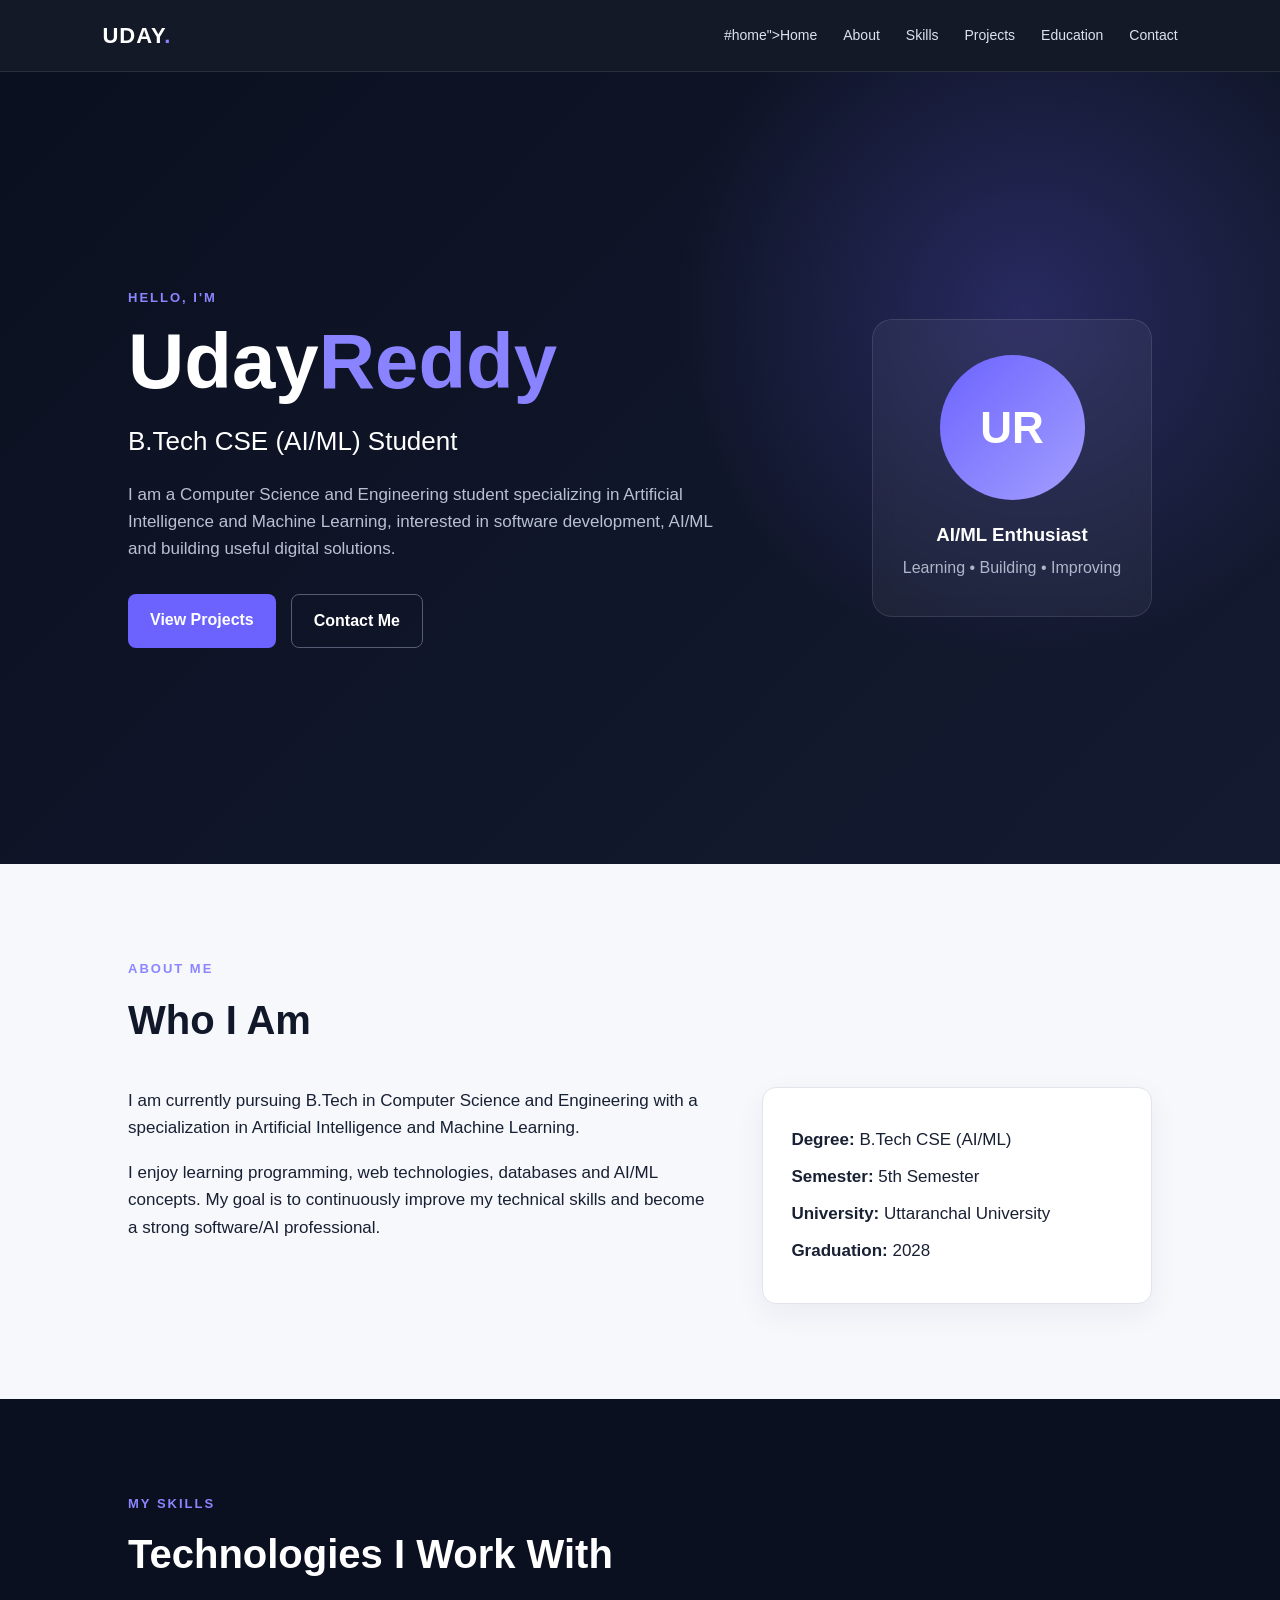
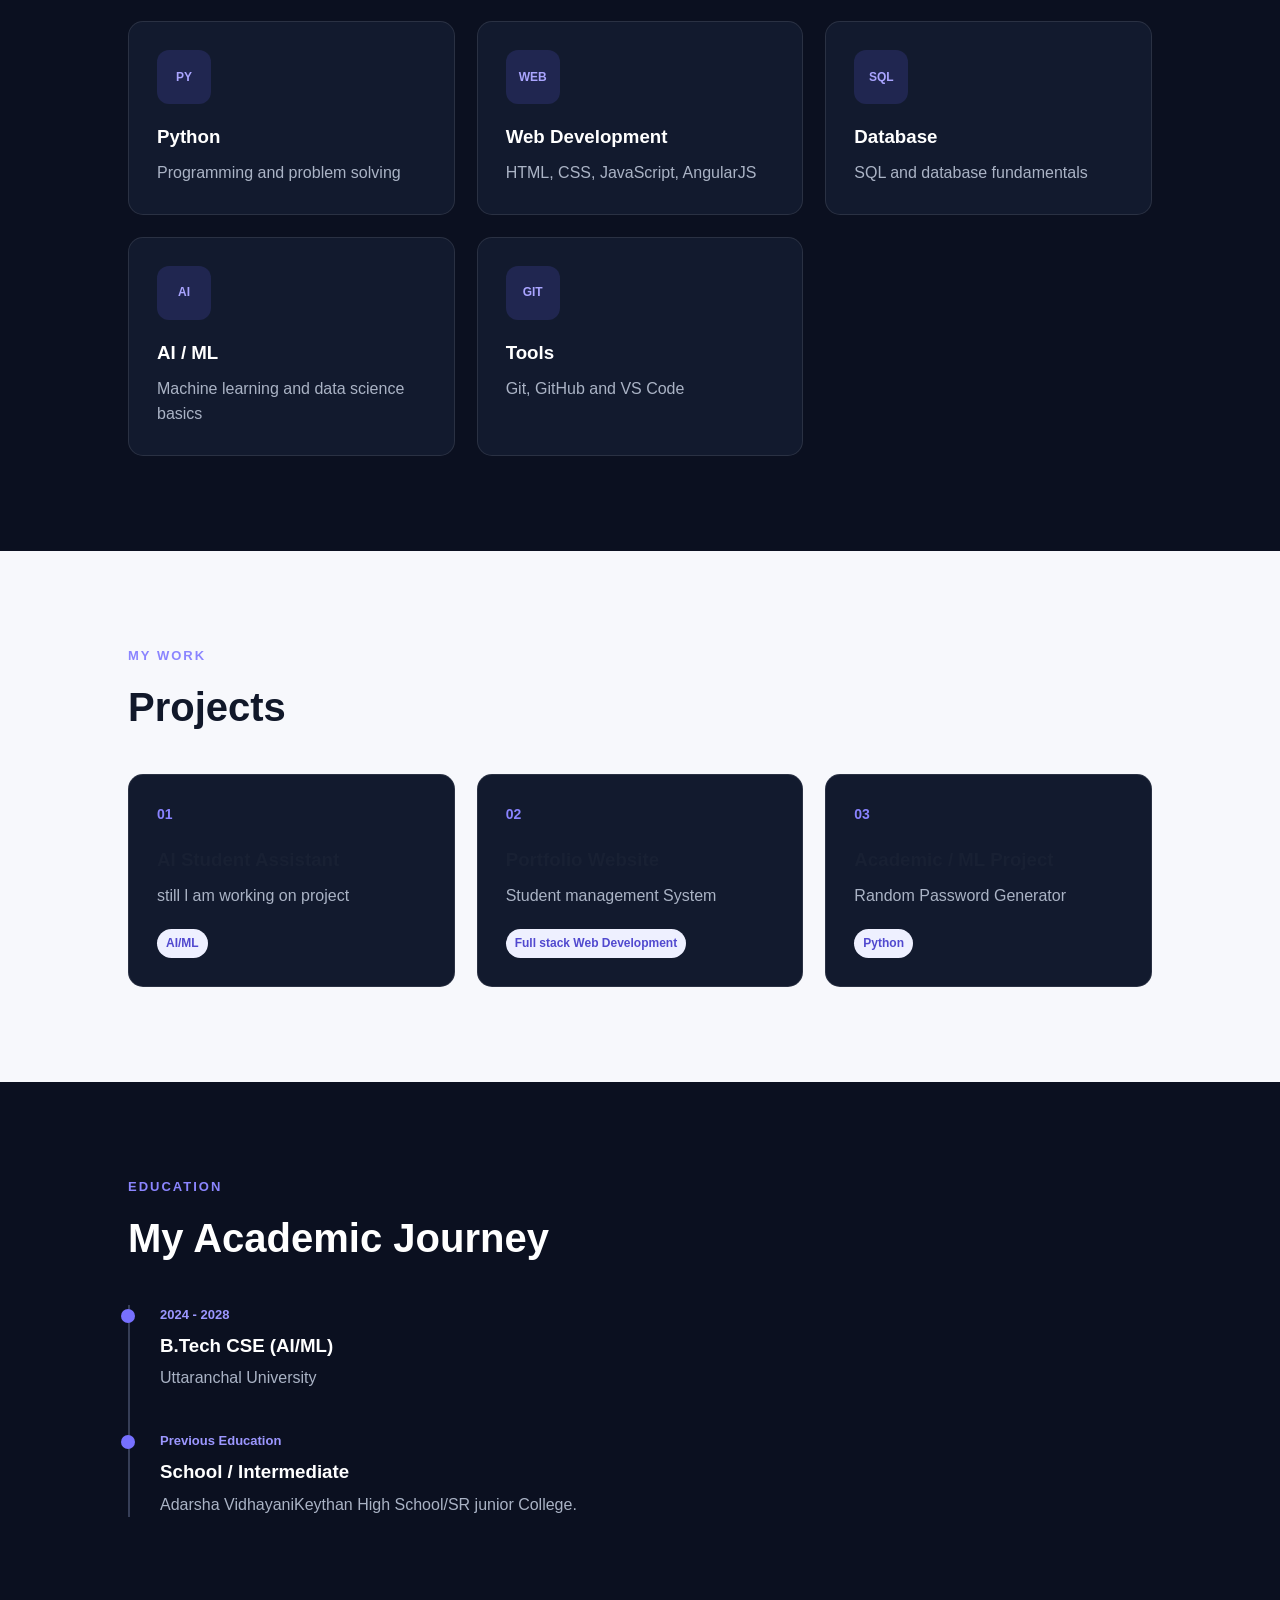
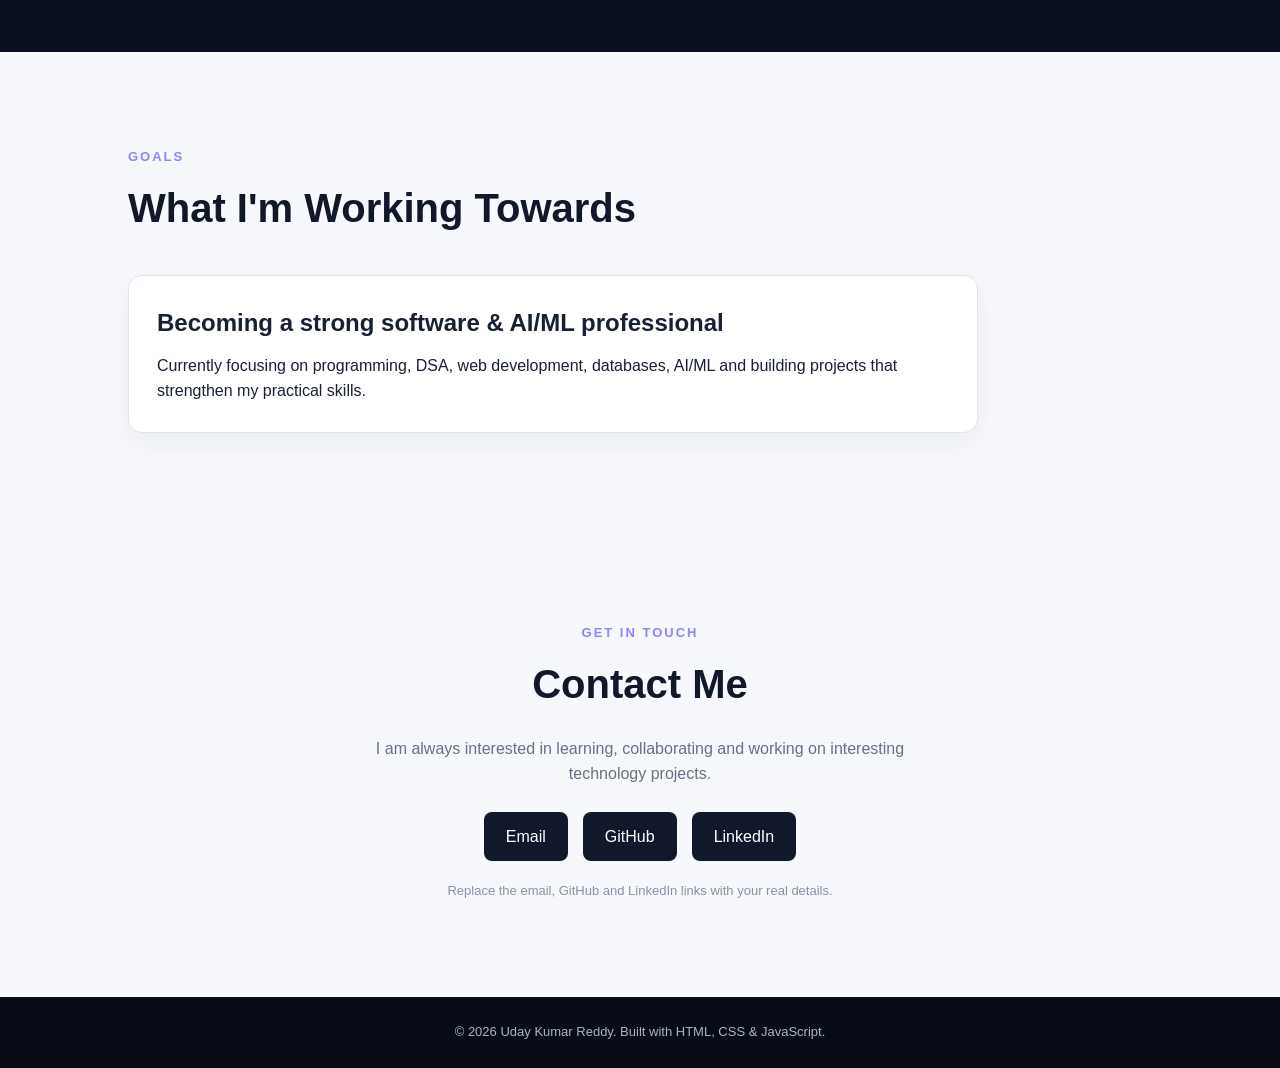
<file: index.html>
<link rel="stylesheet" href="style.css">
</head>
<body>

  <header class="navbar">
    <div class="logo">UDAY<span>.</span></div>
    <nav>
      <a href="<!DOCTYPE html>
<html lang="en">
<head>
  <meta charset="UTF-8">
  <meta name="viewport" content="width=device-width, initial-scale=1.0">
  <title>Uday | CSE AI/ML Portfolio</title>
#home">Home</a>
      <a href="#about">About</a>
      <a href="#skills">Skills</a>
      <a href="#projects">Projects</a>
      <a href="#education">Education</a>
      <a href="#contact">Contact</a>
    </nav>
    <button class="menu-btn" onclick="toggleMenu()">☰</button>
  </header>

  <main>
    <section id="home" class="hero">
      <div class="hero-text">
        <p class="small-title">HELLO, I'M</p>
        <h1>Uday<span>Reddy</span></h1>
        <h2>B.Tech CSE (AI/ML) Student</h2>
        <p class="intro">
          I am a Computer Science and Engineering student specializing in
          Artificial Intelligence and Machine Learning, interested in
          software development, AI/ML and building useful digital solutions.
        </p>
        <div class="buttons">
          <a href="#projects" class="btn primary">View Projects</a>
          <a href="#contact" class="btn secondary">Contact Me</a>
        </div>
      </div>

      <div class="profile-card">
        <div class="profile-circle">UR</div>
        <h3>AI/ML Enthusiast</h3>
        <p>Learning • Building • Improving</p>
      </div>
    </section>

    <section id="about" class="section">
      <p class="section-label">ABOUT ME</p>
      <h2>Who I Am</h2>
      <div class="about-grid">
        <div>
          <p>
            I am currently pursuing B.Tech in Computer Science and Engineering
            with a specialization in Artificial Intelligence and Machine Learning.
          </p>
          <p>
            I enjoy learning programming, web technologies, databases and
            AI/ML concepts. My goal is to continuously improve my technical
            skills and become a strong software/AI professional.
          </p>
        </div>
        <div class="info-box">
          <p><strong>Degree:</strong> B.Tech CSE (AI/ML)</p>
          <p><strong>Semester:</strong> 5th Semester</p>
          <p><strong>University:</strong> Uttaranchal University</p>
          <p><strong>Graduation:</strong> 2028</p>
        </div>
      </div>
    </section>

    <section id="skills" class="section dark-section">
      <p class="section-label">MY SKILLS</p>
      <h2>Technologies I Work With</h2>

      <div class="skills-grid">
        <div class="skill-card">
          <div class="skill-icon">PY</div>
          <h3>Python</h3>
          <p>Programming and problem solving</p>
        </div>
        <div class="skill-card">
          <div class="skill-icon">WEB</div>
          <h3>Web Development</h3>
          <p>HTML, CSS, JavaScript, AngularJS</p>
        </div>
        <div class="skill-card">
          <div class="skill-icon">SQL</div>
          <h3>Database</h3>
          <p>SQL and database fundamentals</p>
        </div>
        <div class="skill-card">
          <div class="skill-icon">AI</div>
          <h3>AI / ML</h3>
          <p>Machine learning and data science basics</p>
        </div>
        <div class="skill-card">
          <div class="skill-icon">GIT</div>
          <h3>Tools</h3>
          <p>Git, GitHub and VS Code</p>
        </div>
      </div>
    </section>

    <section id="projects" class="section">
      <p class="section-label">MY WORK</p>
      <h2>Projects</h2>

      <div class="projects-grid">
        <article class="project-card">
          <div class="project-number">01</div>
          <h3>AI Student Assistant</h3>
          <p>
           still l am working on project
          </p>
          <div class="tags">
            <span>AI/ML
          </div>
        </article>

        <article class="project-card">
          <div class="project-number">02</div>
          <h3>Portfolio Website</h3>
          <p>
            Student management System
          </p>
          <div class="tags">
            <span>Full stack Web Development</span>
          </div>
        </article>

        <article class="project-card">
          <div class="project-number">03</div>
          <h3>Academic / ML Project</h3>
          <p>
            Random Password Generator
          </p>
          <div class="tags">
            <span>Python</span>
          </div>
        </article>
      </div>
    </section>

    <section id="education" class="section dark-section">
      <p class="section-label">EDUCATION</p>
      <h2>My Academic Journey</h2>

      <div class="timeline">
        <div class="timeline-item">
          <div class="dot"></div>
          <div>
            <span>2024 - 2028</span>
            <h3>B.Tech CSE (AI/ML)</h3>
            <p>Uttaranchal University</p>
          </div>
        </div>

        <div class="timeline-item">
          <div class="dot"></div>
          <div>
            <span>Previous Education</span>
            <h3>School / Intermediate</h3>
            <p>Adarsha VidhayaniKeythan High School/SR junior College.</p>
          </div>
        </div>
      </div>
    </section>

    <section class="section">
      <p class="section-label">GOALS</p>
      <h2>What I'm Working Towards</h2>
      <div class="goal-box">
        <h3>Becoming a strong software & AI/ML professional</h3>
        <p>
          Currently focusing on programming, DSA, web development, databases,
          AI/ML and building projects that strengthen my practical skills.
        </p>
      </div>
    </section>

    <section id="contact" class="section contact-section">
      <p class="section-label">GET IN TOUCH</p>
      <h2>Contact Me</h2>
      <p class="contact-text">
        I am always interested in learning, collaborating and working on
        interesting technology projects.
      </p>

      <div class="contact-links">
        <a href="putluruudaykumarreddy123@gmail.com">Email</a>
        <a href="https://github.com/putluruudaykumarreddy123-coder/letsfine" target="_blank">GitHub</a>
        <a href="https://www.linkedin.com/in/udaykumar-uday-9804b736a?utm_source=share_via&utm_content=profile&utm_medium=member_android" target="_blank">LinkedIn</a>
      </div>
      <p class="edit-note">Replace the email, GitHub and LinkedIn links with your real details.</p>
    </section>
  </main>

  <footer>
    <p>© 2026 Uday Kumar Reddy. Built with HTML, CSS & JavaScript.</p>
  </footer>

  <script src="script.js"></script>
</body>
</html>
</file>
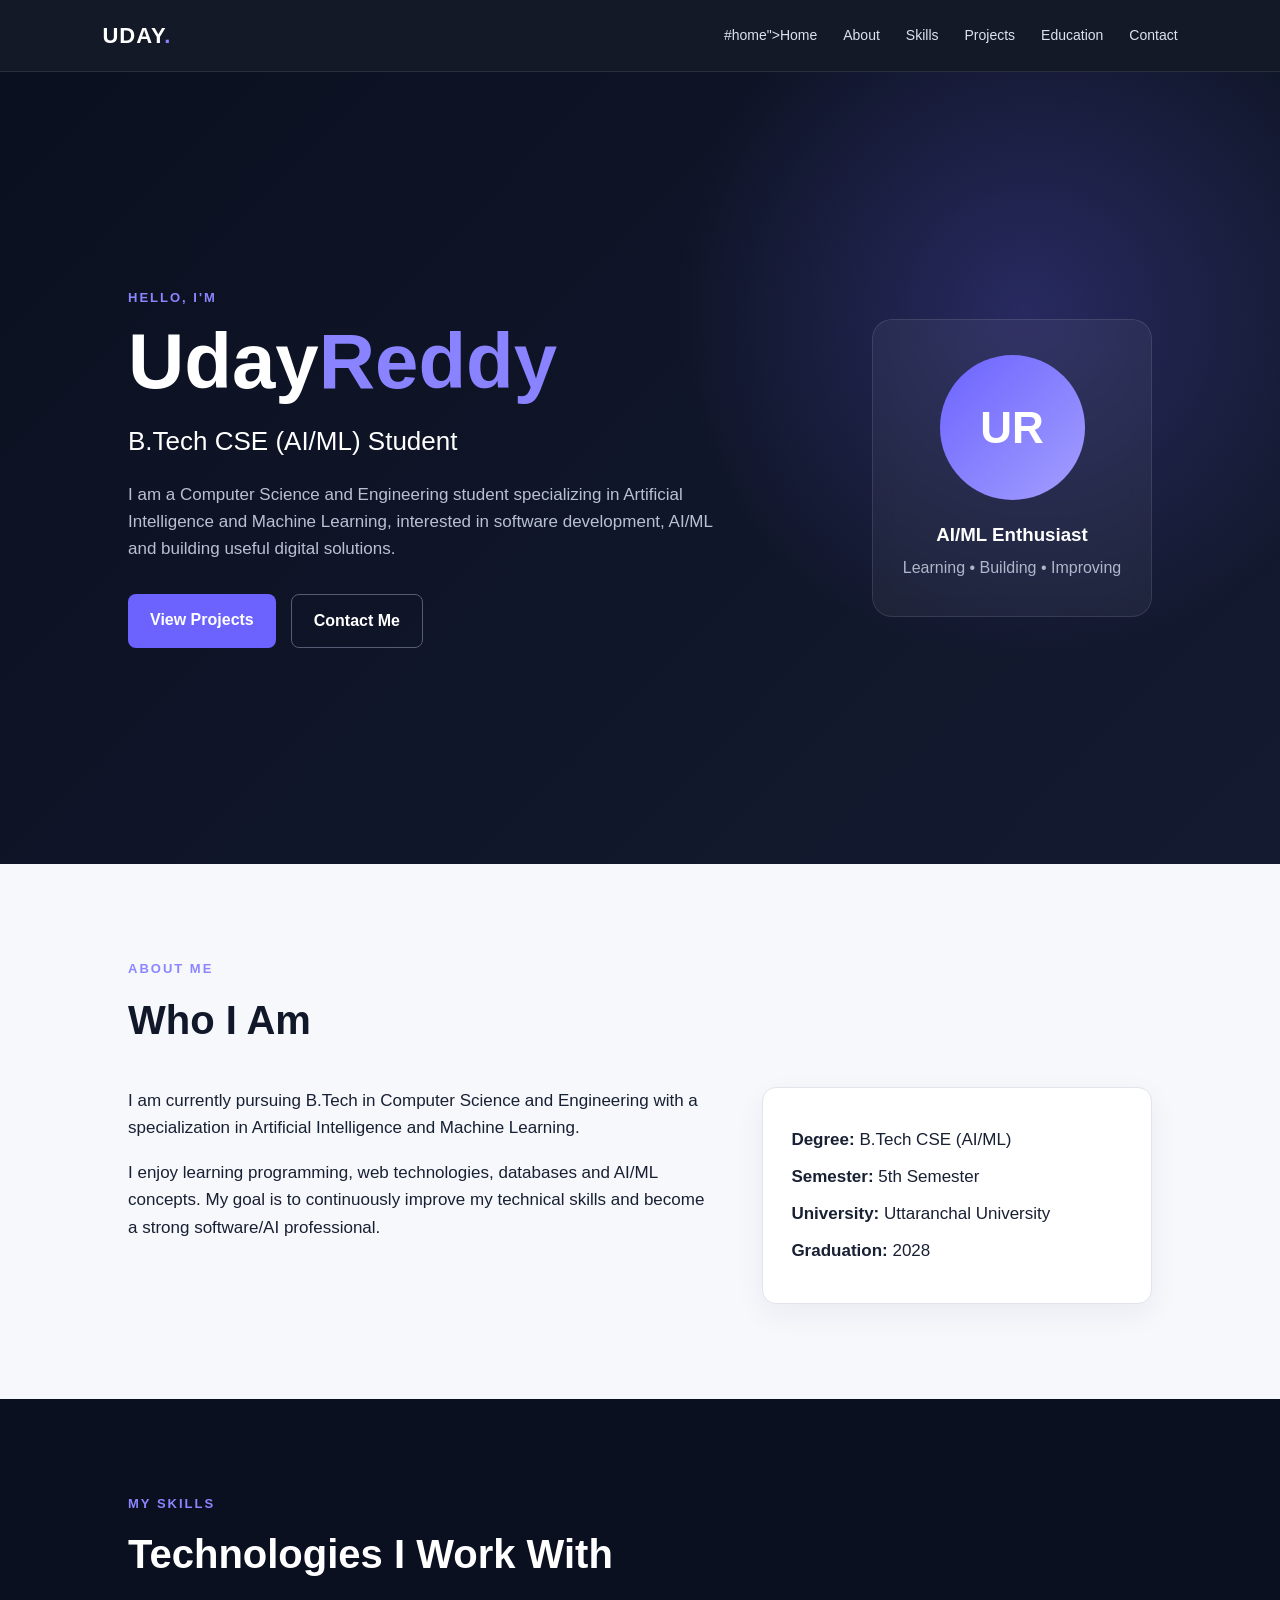
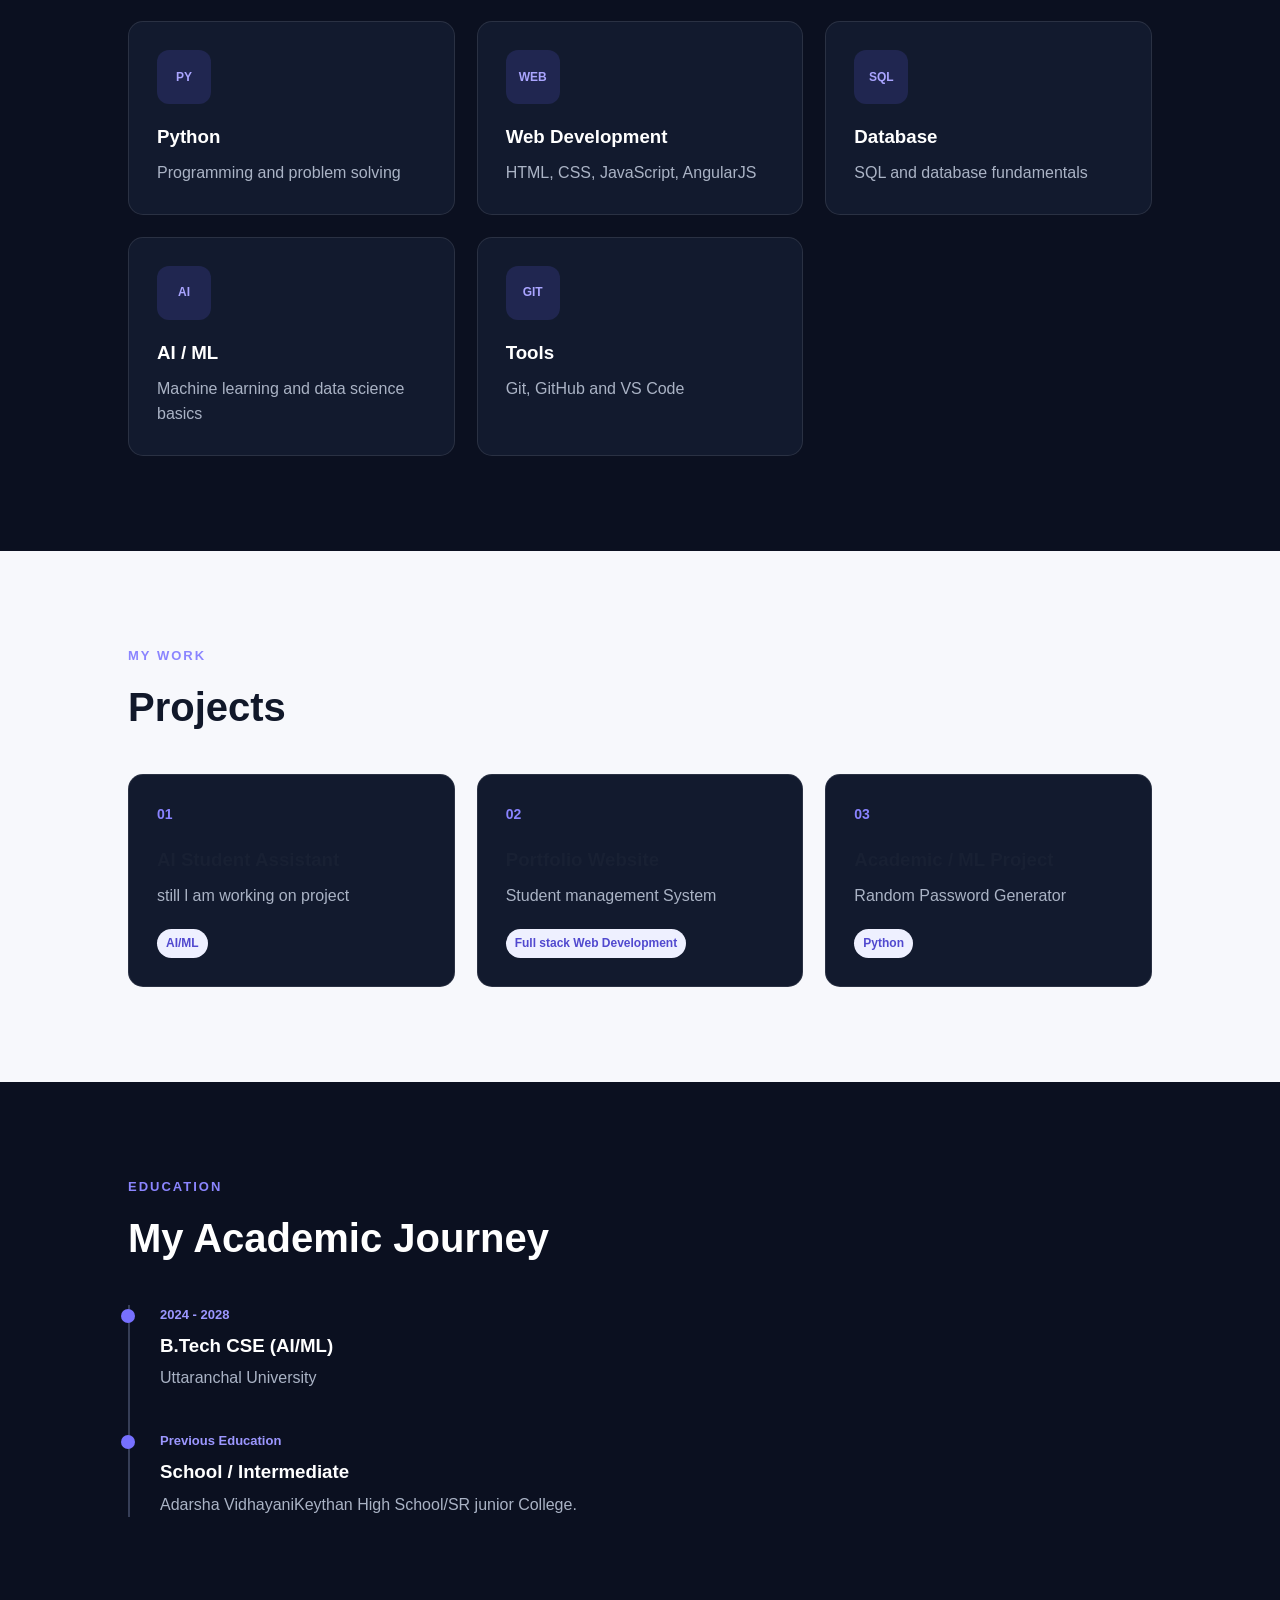
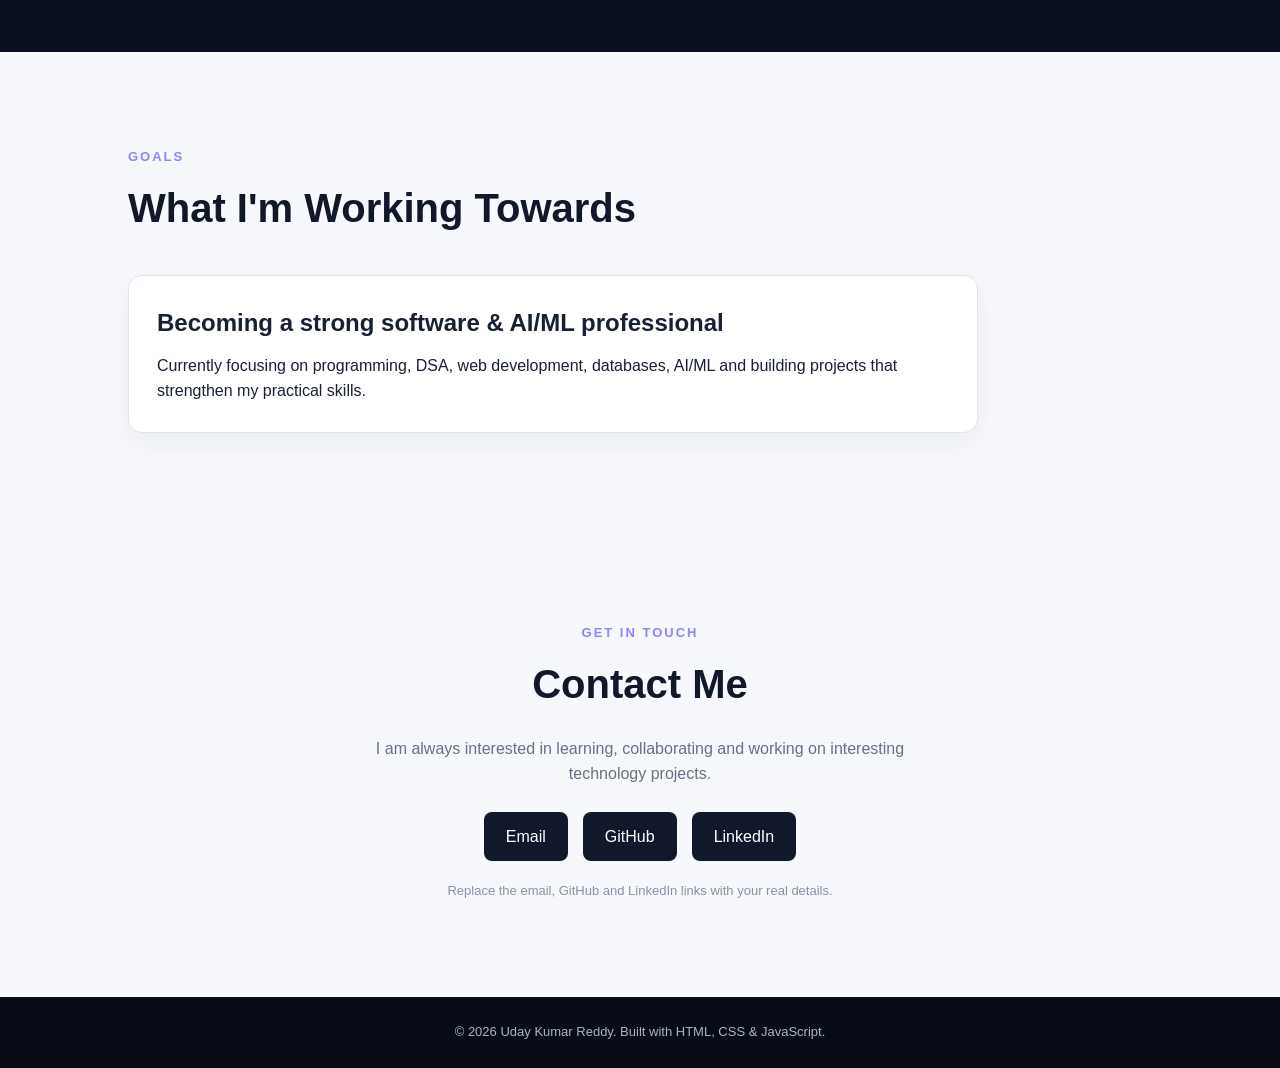
<file: portfolio.html>
<link rel="stylesheet" href="style.css">
</head>
<body>

  <header class="navbar">
    <div class="logo">UDAY<span>.</span></div>
    <nav>
      <a href="<!DOCTYPE html>
<html lang="en">
<head>
  <meta charset="UTF-8">
  <meta name="viewport" content="width=device-width, initial-scale=1.0">
  <title>Uday | CSE AI/ML Portfolio</title>
#home">Home</a>
      <a href="#about">About</a>
      <a href="#skills">Skills</a>
      <a href="#projects">Projects</a>
      <a href="#education">Education</a>
      <a href="#contact">Contact</a>
    </nav>
    <button class="menu-btn" onclick="toggleMenu()">☰</button>
  </header>

  <main>
    <section id="home" class="hero">
      <div class="hero-text">
        <p class="small-title">HELLO, I'M</p>
        <h1>Uday<span>Reddy</span></h1>
        <h2>B.Tech CSE (AI/ML) Student</h2>
        <p class="intro">
          I am a Computer Science and Engineering student specializing in
          Artificial Intelligence and Machine Learning, interested in
          software development, AI/ML and building useful digital solutions.
        </p>
        <div class="buttons">
          <a href="#projects" class="btn primary">View Projects</a>
          <a href="#contact" class="btn secondary">Contact Me</a>
        </div>
      </div>

      <div class="profile-card">
        <div class="profile-circle">UR</div>
        <h3>AI/ML Enthusiast</h3>
        <p>Learning • Building • Improving</p>
      </div>
    </section>

    <section id="about" class="section">
      <p class="section-label">ABOUT ME</p>
      <h2>Who I Am</h2>
      <div class="about-grid">
        <div>
          <p>
            I am currently pursuing B.Tech in Computer Science and Engineering
            with a specialization in Artificial Intelligence and Machine Learning.
          </p>
          <p>
            I enjoy learning programming, web technologies, databases and
            AI/ML concepts. My goal is to continuously improve my technical
            skills and become a strong software/AI professional.
          </p>
        </div>
        <div class="info-box">
          <p><strong>Degree:</strong> B.Tech CSE (AI/ML)</p>
          <p><strong>Semester:</strong> 5th Semester</p>
          <p><strong>University:</strong> Uttaranchal University</p>
          <p><strong>Graduation:</strong> 2028</p>
        </div>
      </div>
    </section>

    <section id="skills" class="section dark-section">
      <p class="section-label">MY SKILLS</p>
      <h2>Technologies I Work With</h2>

      <div class="skills-grid">
        <div class="skill-card">
          <div class="skill-icon">PY</div>
          <h3>Python</h3>
          <p>Programming and problem solving</p>
        </div>
        <div class="skill-card">
          <div class="skill-icon">WEB</div>
          <h3>Web Development</h3>
          <p>HTML, CSS, JavaScript, AngularJS</p>
        </div>
        <div class="skill-card">
          <div class="skill-icon">SQL</div>
          <h3>Database</h3>
          <p>SQL and database fundamentals</p>
        </div>
        <div class="skill-card">
          <div class="skill-icon">AI</div>
          <h3>AI / ML</h3>
          <p>Machine learning and data science basics</p>
        </div>
        <div class="skill-card">
          <div class="skill-icon">GIT</div>
          <h3>Tools</h3>
          <p>Git, GitHub and VS Code</p>
        </div>
      </div>
    </section>

    <section id="projects" class="section">
      <p class="section-label">MY WORK</p>
      <h2>Projects</h2>

      <div class="projects-grid">
        <article class="project-card">
          <div class="project-number">01</div>
          <h3>AI Student Assistant</h3>
          <p>
           still l am working on project
          </p>
          <div class="tags">
            <span>AI/ML
          </div>
        </article>

        <article class="project-card">
          <div class="project-number">02</div>
          <h3>Portfolio Website</h3>
          <p>
            Student management System
          </p>
          <div class="tags">
            <span>Full stack Web Development</span>
          </div>
        </article>

        <article class="project-card">
          <div class="project-number">03</div>
          <h3>Academic / ML Project</h3>
          <p>
            Random Password Generator
          </p>
          <div class="tags">
            <span>Python</span>
          </div>
        </article>
      </div>
    </section>

    <section id="education" class="section dark-section">
      <p class="section-label">EDUCATION</p>
      <h2>My Academic Journey</h2>

      <div class="timeline">
        <div class="timeline-item">
          <div class="dot"></div>
          <div>
            <span>2024 - 2028</span>
            <h3>B.Tech CSE (AI/ML)</h3>
            <p>Uttaranchal University</p>
          </div>
        </div>

        <div class="timeline-item">
          <div class="dot"></div>
          <div>
            <span>Previous Education</span>
            <h3>School / Intermediate</h3>
            <p>Adarsha VidhayaniKeythan High School/SR junior College.</p>
          </div>
        </div>
      </div>
    </section>

    <section class="section">
      <p class="section-label">GOALS</p>
      <h2>What I'm Working Towards</h2>
      <div class="goal-box">
        <h3>Becoming a strong software & AI/ML professional</h3>
        <p>
          Currently focusing on programming, DSA, web development, databases,
          AI/ML and building projects that strengthen my practical skills.
        </p>
      </div>
    </section>

    <section id="contact" class="section contact-section">
      <p class="section-label">GET IN TOUCH</p>
      <h2>Contact Me</h2>
      <p class="contact-text">
        I am always interested in learning, collaborating and working on
        interesting technology projects.
      </p>

      <div class="contact-links">
        <a href="putluruudaykumarreddy123@gmail.com">Email</a>
        <a href="https://github.com/putluruudaykumarreddy123-coder/letsfine" target="_blank">GitHub</a>
        <a href="https://www.linkedin.com/in/udaykumar-uday-9804b736a?utm_source=share_via&utm_content=profile&utm_medium=member_android" target="_blank">LinkedIn</a>
      </div>
      <p class="edit-note">Replace the email, GitHub and LinkedIn links with your real details.</p>
    </section>
  </main>

  <footer>
    <p>© 2026 Uday Kumar Reddy. Built with HTML, CSS & JavaScript.</p>
  </footer>

  <script src="script.js"></script>
</body>
</html>
</file>
<file: style.css>
* {
  margin: 0;
  padding: 0;
  box-sizing: border-box;
  scroll-behavior: smooth;
}

:root {
  --bg: #0b1020;
  --card: #121a2e;
  --text: #f4f7ff;
  --muted: #aab3c5;
  --accent: #6c63ff;
  --accent2: #8b85ff;
  --border: rgba(255,255,255,0.10);
}

body {
  font-family: Arial, Helvetica, sans-serif;
  background: #f7f8fc;
  color: #182033;
  line-height: 1.6;
}

.navbar {
  position: sticky;
  top: 0;
  z-index: 1000;
  height: 72px;
  display: flex;
  align-items: center;
  justify-content: space-between;
  padding: 0 8%;
  background: rgba(11,16,32,0.96);
  border-bottom: 1px solid var(--border);
}

.logo {
  color: white;
  font-size: 22px;
  font-weight: 800;
  letter-spacing: 1px;
}

.logo span {
  color: var(--accent2);
}

nav {
  display: flex;
  gap: 26px;
}

nav a {
  color: #dce2f0;
  text-decoration: none;
  font-size: 14px;
  transition: 0.3s;
}

nav a:hover {
  color: #9c97ff;
}

.menu-btn {
  display: none;
  background: none;
  border: none;
  color: white;
  font-size: 25px;
}

.hero {
  min-height: 88vh;
  padding: 90px 10%;
  display: flex;
  align-items: center;
  justify-content: space-between;
  gap: 60px;
  color: white;
  background:
    radial-gradient(circle at 80% 30%, rgba(108,99,255,0.25), transparent 30%),
    linear-gradient(135deg, #0b1020, #141b31);
}

.hero-text {
  max-width: 680px;
}

.small-title,
.section-label {
  color: var(--accent2);
  font-size: 13px;
  font-weight: 800;
  letter-spacing: 2px;
}

.hero h1 {
  margin-top: 12px;
  font-size: clamp(44px, 7vw, 78px);
  line-height: 1.05;
}

.hero h1 span {
  color: #8983ff;
}

.hero h2 {
  margin: 18px 0;
  font-size: 26px;
  font-weight: 500;
}

.intro {
  color: #b8c0d2;
  max-width: 600px;
  font-size: 17px;
}

.buttons {
  display: flex;
  gap: 15px;
  margin-top: 32px;
}

.btn {
  display: inline-block;
  padding: 13px 22px;
  border-radius: 8px;
  text-decoration: none;
  font-weight: 700;
  transition: 0.3s;
}

.primary {
  color: white;
  background: var(--accent);
}

.secondary {
  color: white;
  border: 1px solid #555d75;
}

.btn:hover {
  transform: translateY(-3px);
}

.profile-card {
  width: 280px;
  padding: 35px 20px;
  text-align: center;
  border: 1px solid var(--border);
  border-radius: 20px;
  background: rgba(255,255,255,0.05);
  backdrop-filter: blur(10px);
}

.profile-circle {
  width: 145px;
  height: 145px;
  margin: 0 auto 20px;
  display: grid;
  place-items: center;
  border-radius: 50%;
  background: linear-gradient(135deg, #6c63ff, #a39fff);
  color: white;
  font-size: 44px;
  font-weight: 800;
}

.profile-card h3 {
  color: white;
  margin-bottom: 5px;
}

.profile-card p {
  color: #aeb7ca;
}

.section {
  padding: 95px 10%;
}

.section h2 {
  margin: 8px 0 35px;
  font-size: 40px;
  color: #11182a;
}

.about-grid {
  display: grid;
  grid-template-columns: 1.5fr 1fr;
  gap: 50px;
  font-size: 17px;
}

.about-grid p {
  margin-bottom: 18px;
}

.info-box,
.goal-box {
  padding: 28px;
  border: 1px solid #e1e4ec;
  border-radius: 14px;
  background: white;
  box-shadow: 0 10px 30px rgba(20,30,60,0.06);
}

.info-box p {
  margin: 10px 0;
}

.dark-section {
  color: white;
  background: var(--bg);
}

.dark-section h2 {
  color: white;
}

.skills-grid,
.projects-grid {
  display: grid;
  grid-template-columns: repeat(3, 1fr);
  gap: 22px;
}

.skill-card,
.project-card {
  padding: 28px;
  border: 1px solid var(--border);
  border-radius: 15px;
  background: var(--card);
  transition: 0.3s;
}

.skill-card:hover,
.project-card:hover {
  transform: translateY(-7px);
  border-color: rgba(139,133,255,0.6);
}

.skill-icon {
  width: 54px;
  height: 54px;
  display: grid;
  place-items: center;
  margin-bottom: 18px;
  border-radius: 12px;
  background: rgba(108,99,255,0.16);
  color: #aaa5ff;
  font-size: 12px;
  font-weight: 800;
}

.skill-card h3,
.project-card h3 {
  margin-bottom: 8px;
}

.skill-card p,
.project-card p {
  color: var(--muted);
}

.project-number {
  color: #8983ff;
  font-size: 14px;
  font-weight: 800;
  margin-bottom: 20px;
}

.tags {
  display: flex;
  flex-wrap: wrap;
  gap: 8px;
  margin-top: 20px;
}

.tags span {
  padding: 5px 9px;
  border-radius: 20px;
  background: #eef0ff;
  color: #5149cf;
  font-size: 12px;
  font-weight: 700;
}

.timeline {
  max-width: 750px;
  border-left: 2px solid #363e57;
  padding-left: 30px;
}

.timeline-item {
  position: relative;
  margin-bottom: 40px;
}

.timeline-item span {
  color: #9c97ff;
  font-size: 13px;
  font-weight: 700;
}

.timeline-item h3 {
  margin: 5px 0;
}

.timeline-item p {
  color: #aab3c5;
}

.dot {
  position: absolute;
  left: -39px;
  top: 4px;
  width: 14px;
  height: 14px;
  border-radius: 50%;
  background: #7770ff;
}

.goal-box {
  max-width: 850px;
}

.goal-box h3 {
  font-size: 24px;
  margin-bottom: 10px;
}

.contact-section {
  text-align: center;
}

.contact-text {
  max-width: 600px;
  margin: -15px auto 25px;
  color: #687086;
}

.contact-links {
  display: flex;
  justify-content: center;
  gap: 15px;
  flex-wrap: wrap;
}

.contact-links a {
  padding: 12px 22px;
  border-radius: 8px;
  background: #11182a;
  color: white;
  text-decoration: none;
  transition: 0.3s;
}

.contact-links a:hover {
  background: #6c63ff;
}

.edit-note {
  margin-top: 20px;
  color: #8a91a3;
  font-size: 13px;
}

footer {
  padding: 25px;
  text-align: center;
  color: #aab3c5;
  background: #080c17;
  font-size: 13px;
}

@media (max-width: 850px) {
  nav {
    display: none;
    position: absolute;
    top: 72px;
    right: 0;
    width: 100%;
    flex-direction: column;
    padding: 20px 8%;
    background: #0b1020;
  }

  nav.show {
    display: flex;
  }

  .menu-btn {
    display: block;
  }

  .hero {
    flex-direction: column;
    text-align: center;
    padding-top: 70px;
  }

  .intro {
    margin: auto;
  }

  .buttons {
    justify-content: center;
  }

  .about-grid,
  .skills-grid,
  .projects-grid {
    grid-template-columns: 1fr;
  }

  .profile-card {
    width: 100%;
    max-width: 300px;
  }
}
</file>
